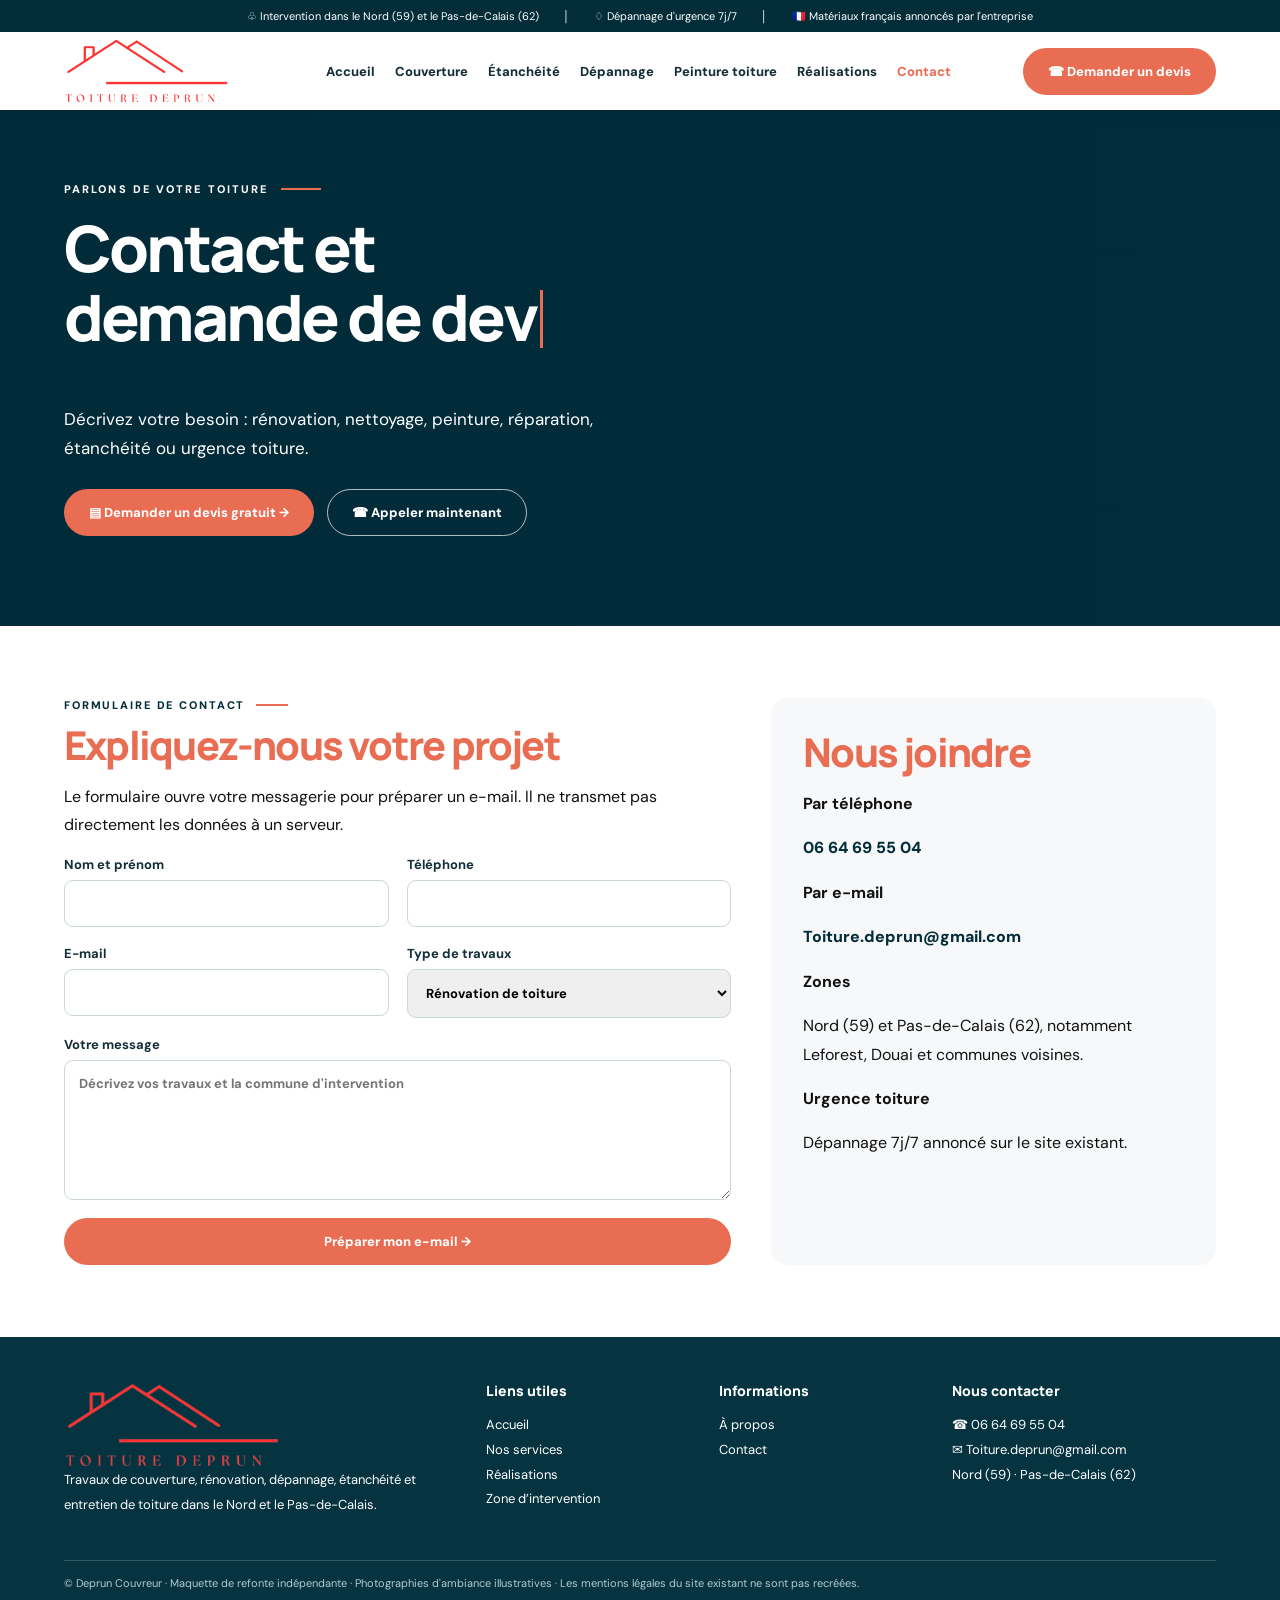
<file: contact.html>
<!DOCTYPE html>

<html lang="fr"><head><meta charset="utf-8"/><meta content="width=device-width,initial-scale=1" name="viewport"/><title>Contact et devis gratuit | Deprun Couvreur</title><meta content="Contactez Deprun Couvreur au 06 64 69 55 04 pour votre devis de couverture, réparation, peinture ou dépannage toiture." name="description"/><link href="assets/style.css" rel="stylesheet"/></head><body><div class="topbar"><div class="wrap"><span>♧ Intervention dans le Nord (59) et le Pas-de-Calais (62)</span><span>│</span><span>♢ Dépannage d'urgence 7j/7</span><span>│</span><span>🇫🇷 Matériaux français annoncés par l'entreprise</span></div></div><header class="site-header"><div class="wrap nav"><a aria-label="Entreprise Deprun Couvreur, accueil" class="brand" href="index.html"><img alt="Toiture Deprun" class="original-logo" src="assets/logo-toiture-deprun.png"/></a><button aria-expanded="false" aria-label="Ouvrir le menu" class="nav-toggle">☰</button><nav aria-label="Navigation principale" class="nav-links"><a class="" href="index.html">Accueil</a><a class="" href="couverture.html">Couverture</a><a class="" href="etancheite.html">Étanchéité</a><a class="" href="urgence.html">Dépannage</a><a class="" href="peinture-toiture.html">Peinture toiture</a><a class="" href="realisations.html">Réalisations</a><a class="active" href="contact.html">Contact</a></nav><a class="btn" href="contact.html">☎ Demander un devis</a></div></header><section class="hero hero-roof"><div class="hero-bg hero-bg--contact"></div><div class="wrap"><div class="hero-inner"><div class="eyebrow fade-up">Parlons de votre toiture</div><h1 class="fade-up">Contact et<br/>demande de devis</h1><p class="fade-up">Décrivez votre besoin : rénovation, nettoyage, peinture, réparation, étanchéité ou urgence toiture.</p><div class="hero-actions fade-up"><a class="btn" href="contact.html">▤ Demander un devis gratuit →</a><a class="btn btn-outline" href="tel:+33664695504">☎ Appeler maintenant</a></div></div></div></section><section class="section"><div class="wrap contact-layout"><div class="fade-up"><span class="kicker">Formulaire de contact</span><h2>Expliquez-nous votre projet</h2><p class="muted">Le formulaire ouvre votre messagerie pour préparer un e-mail. Il ne transmet pas directement les données à un serveur.</p><form class="form-grid" data-mail=""><label class="field">Nom et prénom<input autocomplete="name" name="Nom" required=""/></label><label class="field">Téléphone<input autocomplete="tel" name="Téléphone" type="tel"/></label><label class="field">E-mail<input autocomplete="email" name="E-mail" required="" type="email"/></label><label class="field">Type de travaux<select name="Prestation"><option>Rénovation de toiture</option><option>Réparation</option><option>Fuite / urgence</option><option>Étanchéité</option><option>Peinture / nettoyage</option><option>Autre demande</option></select></label><label class="field full">Votre message<textarea name="Message" placeholder="Décrivez vos travaux et la commune d'intervention" required=""></textarea></label><div class="field full"><button class="btn" type="submit">Préparer mon e-mail →</button></div></form></div><aside class="side-panel fade-up"><h2>Nous joindre</h2><p><strong>Par téléphone</strong></p><p><a href="tel:+33664695504">06 64 69 55 04</a></p><p><strong>Par e-mail</strong></p><p><a href="mailto:Toiture.deprun@gmail.com">Toiture.deprun@gmail.com</a></p><p><strong>Zones</strong></p><p>Nord (59) et Pas-de-Calais (62), notamment Leforest, Douai et communes voisines.</p><p><strong>Urgence toiture</strong></p><p>Dépannage 7j/7 annoncé sur le site existant.</p></aside></div></section><footer class="footer"><div class="wrap"><div class="footer-grid"><div><a aria-label="Entreprise Deprun Couvreur, accueil" class="brand" href="index.html"><img alt="Toiture Deprun" class="original-logo" src="assets/logo-toiture-deprun.png"/></a><p>Travaux de couverture, rénovation, dépannage, étanchéité et entretien de toiture dans le Nord et le Pas-de-Calais.</p></div><div><h3>Liens utiles</h3><a href="index.html">Accueil</a><a href="services.html">Nos services</a><a href="realisations.html">Réalisations</a><a href="zone-intervention.html">Zone d’intervention</a></div><div><h3>Informations</h3><a href="a-propos.html">À propos</a><a href="contact.html">Contact</a></div><div><h3>Nous contacter</h3><a href="tel:+33664695504">☎ 06 64 69 55 04</a><a href="mailto:Toiture.deprun@gmail.com">✉ Toiture.deprun@gmail.com</a><p>Nord (59) · Pas-de-Calais (62)</p></div></div><div class="footer-bottom">© Deprun Couvreur · Maquette de refonte indépendante · Photographies d'ambiance illustratives · Les mentions légales du site existant ne sont pas recréées.</div></div></footer><script defer="" src="assets/main.js"></script></body></html>
</file>
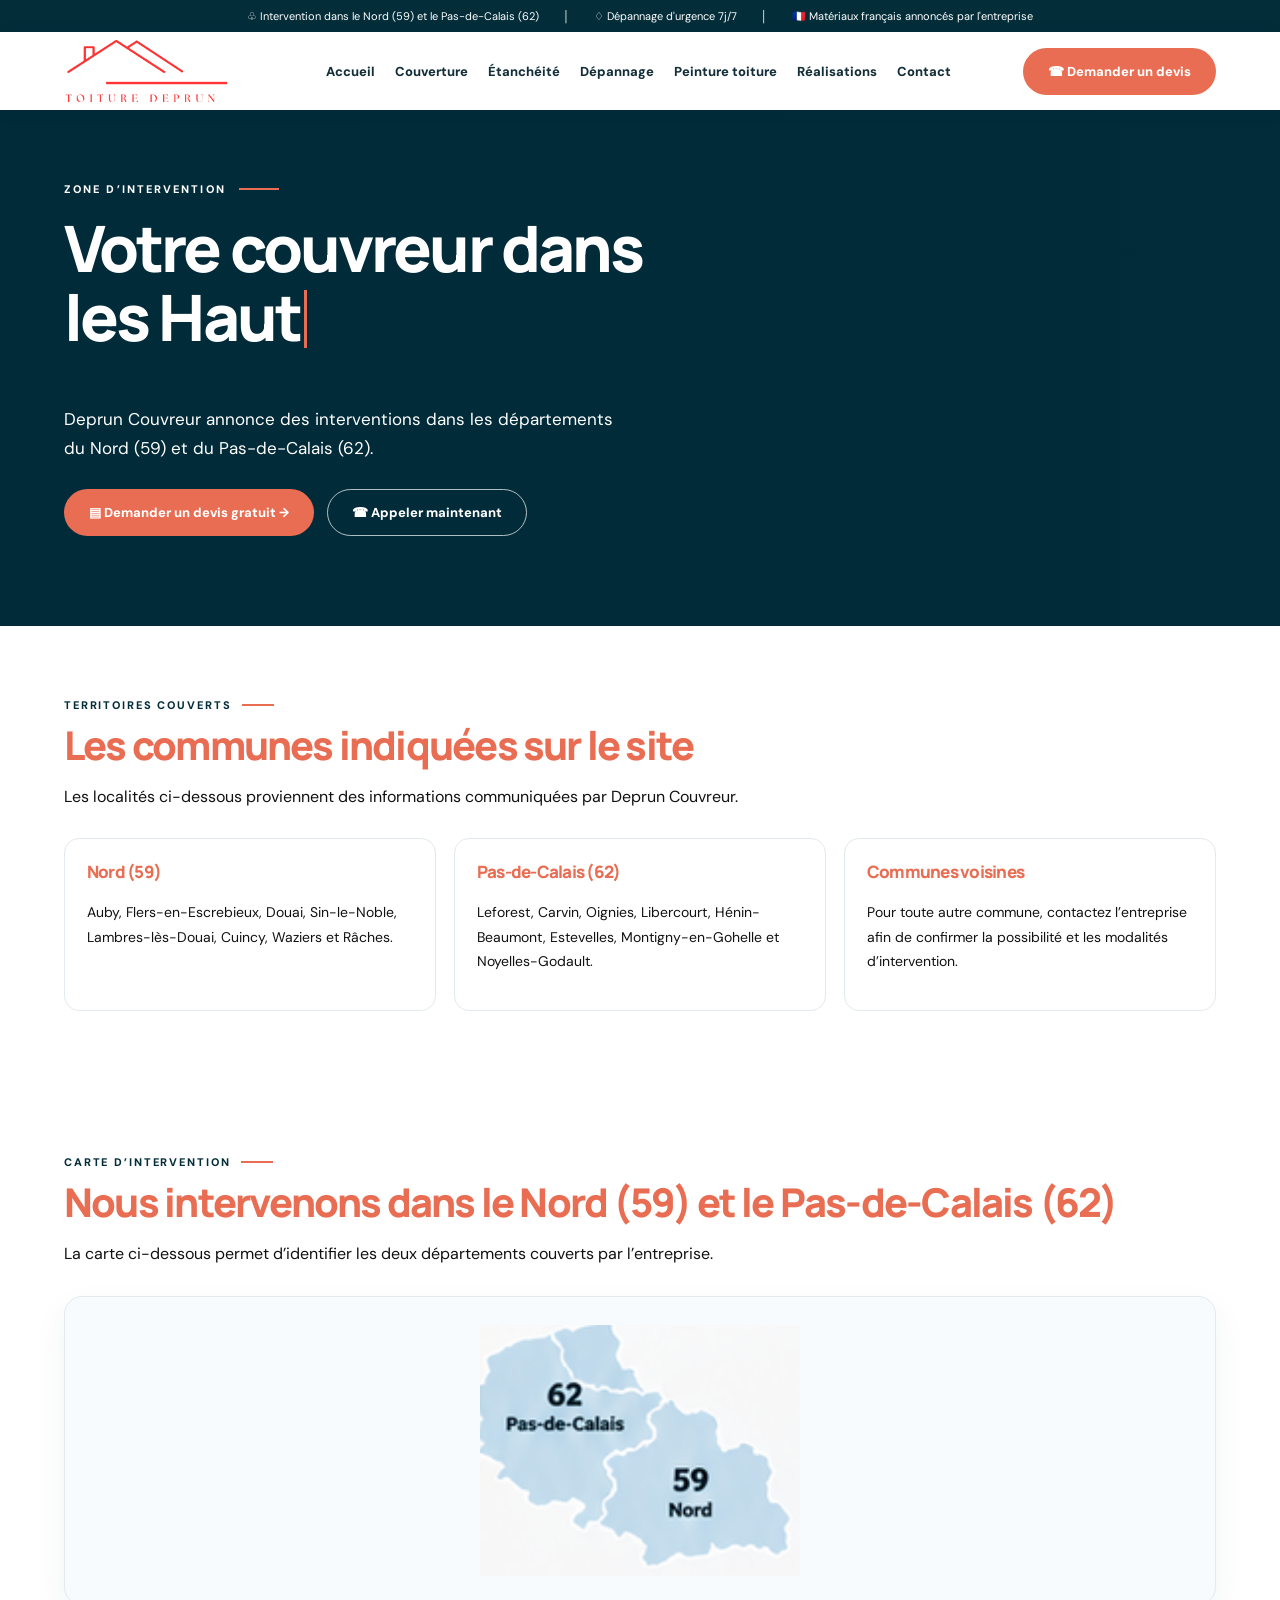
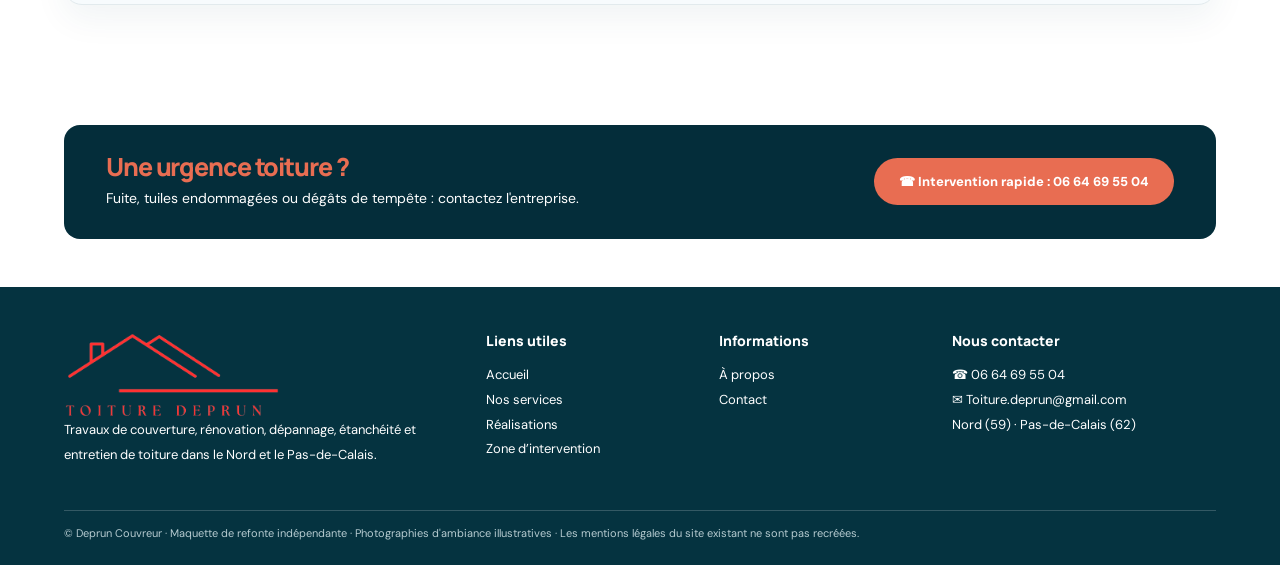
<file: zone-intervention.html>
<!DOCTYPE html>

<html lang="fr"><head><meta charset="utf-8"/><meta content="width=device-width,initial-scale=1" name="viewport"/><title>Zone d’intervention Nord et Pas-de-Calais | Deprun Couvreur</title><meta content="Deprun Couvreur intervient à Douai, Auby, Leforest, Carvin, Oignies, Libercourt et alentours dans le Nord et le Pas-de-Calais." name="description"/><link href="assets/style.css" rel="stylesheet"/></head><body><div class="topbar"><div class="wrap"><span>♧ Intervention dans le Nord (59) et le Pas-de-Calais (62)</span><span>│</span><span>♢ Dépannage d'urgence 7j/7</span><span>│</span><span>🇫🇷 Matériaux français annoncés par l'entreprise</span></div></div><header class="site-header"><div class="wrap nav"><a aria-label="Entreprise Deprun Couvreur, accueil" class="brand" href="index.html"><img alt="Toiture Deprun" class="original-logo" src="assets/logo-toiture-deprun.png"/></a><button aria-expanded="false" aria-label="Ouvrir le menu" class="nav-toggle">☰</button><nav aria-label="Navigation principale" class="nav-links"><a class="" href="index.html">Accueil</a><a class="" href="couverture.html">Couverture</a><a class="" href="etancheite.html">Étanchéité</a><a class="" href="urgence.html">Dépannage</a><a class="" href="peinture-toiture.html">Peinture toiture</a><a class="" href="realisations.html">Réalisations</a><a class="" href="contact.html">Contact</a></nav><a class="btn" href="contact.html">☎ Demander un devis</a></div></header><section class="hero hero-roof"><div class="hero-bg hero-bg--zone-intervention"></div><div class="wrap"><div class="hero-inner"><div class="eyebrow fade-up">Zone d’intervention</div><h1 class="fade-up">Votre couvreur dans<br/>les Hauts-de-France</h1><p class="fade-up">Deprun Couvreur annonce des interventions dans les départements du Nord (59) et du Pas-de-Calais (62).</p><div class="hero-actions fade-up"><a class="btn" href="contact.html">▤ Demander un devis gratuit →</a><a class="btn btn-outline" href="tel:+33664695504">☎ Appeler maintenant</a></div></div></div></section><section class="section"><div class="wrap"><div class="section-head fade-up"><div><span class="kicker">Territoires couverts</span><h2>Les communes indiquées sur le site</h2><p class="muted">Les localités ci-dessous proviennent des informations communiquées par Deprun Couvreur.</p></div></div><div class="mini-grid"><article class="mini"><h3>Nord (59)</h3><p>Auby, Flers-en-Escrebieux, Douai, Sin-le-Noble, Lambres-lès-Douai, Cuincy, Waziers et Râches.</p></article><article class="mini"><h3>Pas-de-Calais (62)</h3><p>Leforest, Carvin, Oignies, Libercourt, Hénin-Beaumont, Estevelles, Montigny-en-Gohelle et Noyelles-Godault.</p></article><article class="mini"><h3>Communes voisines</h3><p>Pour toute autre commune, contactez l’entreprise afin de confirmer la possibilité et les modalités d’intervention.</p></article></div></div></section><section class="section"><div class="wrap"><div class="section-head fade-up"><div><span class="kicker">Carte d’intervention</span><h2>Nous intervenons dans le Nord (59) et le Pas-de-Calais (62)</h2><p class="muted">La carte ci-dessous permet d’identifier les deux départements couverts par l’entreprise.</p></div></div><div class="zone-map-card fade-up"><img alt="Carte des départements du Nord 59 et du Pas-de-Calais 62" loading="lazy" src="assets/carte-nord-pas-de-calais.png"/></div></div></section><div class="wrap section-tight"><div class="emergency fade-up"><div><h2>Une urgence toiture ?</h2><p>Fuite, tuiles endommagées ou dégâts de tempête : contactez l'entreprise.</p></div><a class="btn" href="tel:+33664695504">☎ Intervention rapide : 06 64 69 55 04</a></div></div><footer class="footer"><div class="wrap"><div class="footer-grid"><div><a aria-label="Entreprise Deprun Couvreur, accueil" class="brand" href="index.html"><img alt="Toiture Deprun" class="original-logo" src="assets/logo-toiture-deprun.png"/></a><p>Travaux de couverture, rénovation, dépannage, étanchéité et entretien de toiture dans le Nord et le Pas-de-Calais.</p></div><div><h3>Liens utiles</h3><a href="index.html">Accueil</a><a href="services.html">Nos services</a><a href="realisations.html">Réalisations</a><a href="zone-intervention.html">Zone d’intervention</a></div><div><h3>Informations</h3><a href="a-propos.html">À propos</a><a href="contact.html">Contact</a></div><div><h3>Nous contacter</h3><a href="tel:+33664695504">☎ 06 64 69 55 04</a><a href="mailto:Toiture.deprun@gmail.com">✉ Toiture.deprun@gmail.com</a><p>Nord (59) · Pas-de-Calais (62)</p></div></div><div class="footer-bottom">© Deprun Couvreur · Maquette de refonte indépendante · Photographies d'ambiance illustratives · Les mentions légales du site existant ne sont pas recréées.</div></div></footer><script defer="" src="assets/main.js"></script></body></html>
</file>
<file: assets/style.css>
@import url('https://fonts.googleapis.com/css2?family=DM+Sans:wght@400;500;600;700;800&family=Manrope:wght@400;500;600;700;800&display=swap');
:root{--navy:#063b4b;--deep:#042d3a;--orange:#e86d52;--ink:#142e39;--muted:#52636c;--light:#f6f8f9;--line:#e2eaed;--wrap:min(1240px,90vw)}*{box-sizing:border-box}html{scroll-behavior:smooth}body{margin:0;background:white;font-family:'DM Sans',Arial,sans-serif;color:var(--ink)}a{text-decoration:none;color:inherit}img{display:block;width:100%;height:100%;object-fit:cover}button{font:inherit;cursor:pointer}h1,h2,h3,p{margin-top:0}h1,h2,h3{letter-spacing:-.045em}h1{font:800 clamp(39px,5vw,69px)/1.08 'Manrope',sans-serif}h2{font:800 clamp(28px,3.1vw,42px)/1.13 'Manrope',sans-serif}h3{font:800 19px/1.26 'Manrope',sans-serif}p{line-height:1.78} .wrap{width:var(--wrap);margin:auto}.topbar{background:var(--deep);color:white;font-size:11px}.topbar .wrap{display:flex;justify-content:center;gap:24px;padding:9px 0;flex-wrap:wrap}.topbar span{white-space:nowrap}.site-header{background:#fff;position:sticky;top:0;z-index:50;box-shadow:0 3px 16px #062e3a12}.nav{min-height:78px;display:flex;align-items:center;justify-content:space-between;gap:20px}.brand{display:flex;align-items:center;gap:10px;flex:0 0 auto}.brand-mark{width:51px;height:39px}.brand-mark path{stroke:var(--orange);stroke-width:3.4;stroke-linejoin:round;stroke-linecap:round;fill:none}.brand strong{display:block;font-size:19px;line-height:1.04;color:var(--deep);letter-spacing:-.04em}.brand small{display:block;font-size:9px;font-weight:800;letter-spacing:.1em;color:var(--muted);margin-top:4px}.nav-links{display:flex;align-items:center;gap:20px}.nav-links a{font-size:13px;font-weight:800;transition:color .2s}.nav-links a:hover,.nav-links a.active{color:var(--orange)}.btn{border-radius:100px;padding:14px 24px;border:1px solid transparent;background:var(--orange);color:white;font-size:13px;font-weight:800;display:inline-flex;gap:10px;align-items:center;justify-content:center;transition:transform .25s,background .25s,box-shadow .25s}.btn:hover{transform:translateY(-3px);box-shadow:0 12px 25px #e86d5240}.btn-outline{background:transparent;border-color:#ffffffb0}.btn-dark{background:var(--deep)}.nav-toggle{display:none;border:0;background:var(--light);color:var(--deep);font-size:27px;border-radius:10px;padding:5px 12px}.hero{position:relative;min-height:500px;background:var(--deep);color:white;overflow:hidden;display:flex;align-items:center}.hero-bg{position:absolute;inset:0;background-image:linear-gradient(90deg,rgba(1,43,57,.96) 0%,rgba(1,43,57,.79) 43%,rgba(1,43,57,.18) 100%),url('https://images.pexels.com/photos/40496801/pexels-photo-40496801.jpeg?auto=compress&cs=tinysrgb&w=1100');background-position:center;background-size:cover;animation:heroZoom 15s ease-in-out infinite alternate}.hero-roof{background-image:linear-gradient(90deg,rgba(1,43,57,.97),rgba(1,43,57,.5)),url('https://images.pexels.com/photos/40496805/pexels-photo-40496805.jpeg?auto=compress&cs=tinysrgb&w=1100')}.hero>.wrap{position:relative;z-index:1;padding:72px 0 90px}.hero-inner{max-width:690px}.eyebrow{display:flex;gap:13px;align-items:center;letter-spacing:.19em;font-size:11px;font-weight:800;text-transform:uppercase;margin-bottom:17px}.eyebrow:after{content:'';width:40px;height:2px;background:var(--orange)}.hero p{max-width:550px;line-height:1.7;font-size:17px;color:#f0f6f7}.hero-actions{display:flex;gap:13px;flex-wrap:wrap;margin-top:26px}@keyframes heroZoom{from{transform:scale(1)}to{transform:scale(1.13)}}.trust{position:relative;margin-top:-29px;z-index:3}.trust-box{background:#fff;box-shadow:0 12px 30px #063b4b1c;border:1px solid var(--line);border-radius:15px;display:grid;grid-template-columns:repeat(4,1fr);overflow:hidden}.trust-item{display:flex;align-items:center;gap:14px;padding:22px 21px;border-right:1px solid var(--line)}.trust-item:last-child{border-right:0}.trust-item span{font-size:30px;color:var(--orange)}.trust-item b{font-size:13px;line-height:1.4}.section{padding:72px 0}.section-tight{padding:48px 0}.section-head{display:flex;align-items:end;justify-content:space-between;gap:30px;margin-bottom:27px}.section-head p{margin:8px 0 0}.kicker{font-size:11px;font-weight:800;letter-spacing:.17em;text-transform:uppercase;color:var(--deep);display:flex;align-items:center;gap:11px;margin-bottom:11px}.kicker:after{content:'';width:32px;height:2px;background:var(--orange)}.section h2{margin-bottom:15px}.muted{color:var(--muted)}.service-grid{display:grid;grid-template-columns:repeat(3,minmax(0,1fr));gap:20px}.service-card{background:white;border-radius:13px;overflow:hidden;box-shadow:0 8px 25px #092e3a12;border:1px solid var(--line);display:grid;grid-template-columns:43% 57%;min-height:192px;transition:transform .3s,box-shadow .3s}.service-card:hover,.project-card:hover{transform:translateY(-6px);box-shadow:0 15px 38px #063b4b2b}.service-card img{min-height:190px}.service-body{padding:19px 18px;display:flex;flex-direction:column;align-items:start}.service-body .glyph{color:var(--orange);font-size:25px}.service-body h3{font-size:16px;margin:5px 0 8px}.service-body p{font-size:12px;line-height:1.55;color:var(--muted);margin:0 0 10px}.arrow{align-self:end;margin-top:auto;color:var(--orange);font-size:23px}.area{display:grid;grid-template-columns:38% 1fr 190px;min-height:225px;background:#f0f7fa;align-items:center;overflow:hidden}.area-photo{height:100%;background:linear-gradient(30deg,#06475a99,#82cde233),url('https://images.pexels.com/photos/35143428/pexels-photo-35143428.jpeg?auto=compress&cs=tinysrgb&w=1100') center/cover}.area-copy{padding:38px 45px}.area h2{font-size:clamp(24px,2.5vw,35px)}.dept{display:flex;align-items:center;justify-content:center;padding:20px 24px}.dept img{display:block;max-width:100%;width:170px;height:auto;filter:drop-shadow(0 12px 24px rgba(7,68,91,.08))}.projects{display:grid;grid-template-columns:repeat(4,1fr);gap:17px}.project-card{position:relative;height:228px;border-radius:13px;overflow:hidden;background:#dce5e8;transition:transform .3s,box-shadow .3s}.project-card img{transition:transform .5s}.project-card:hover img{transform:scale(1.08)}.project-label{position:absolute;bottom:13px;left:13px;background:white;border-radius:20px;padding:9px 12px;font-size:12px;font-weight:800}.feature-row{display:grid;grid-template-columns:repeat(3,1fr);gap:18px}.feature{background:var(--light);border:1px solid var(--line);padding:23px;display:flex;gap:18px;align-items:start;border-radius:13px}.feature .glyph{font-size:33px;color:var(--orange)}.feature strong{display:block;font-size:14px}.feature p{font-size:12px;line-height:1.5;margin:6px 0 0}.emergency{background:var(--deep);color:white;border-radius:16px;display:flex;align-items:center;justify-content:space-between;padding:28px 42px;gap:23px}.emergency h2{font-size:25px;margin:0 0 5px}.emergency p{margin:0;color:#d0e1e5;font-size:14px}.split{display:grid;grid-template-columns:44% 56%;min-height:320px;background:#f1f8f9;overflow:hidden}.split-photo{background:url('https://images.pexels.com/photos/36198199/pexels-photo-36198199.jpeg?auto=compress&cs=tinysrgb&w=1100') center/cover}.split-copy{padding:58px 10%}.split-copy h2{max-width:600px}.footer{background:#053340;color:#e0ebed;padding:45px 0 25px}.footer-grid{display:grid;grid-template-columns:2fr 1fr 1fr 1.4fr;gap:45px}.footer h3{font-size:14px;letter-spacing:0;color:#fff}.footer a,.footer p{font-size:13px;line-height:1.9;color:#dfedef;display:block}.footer a:hover{color:#ffa18a}.footer .brand strong,.footer .brand small{color:white}.footer-bottom{border-top:1px solid #ffffff30;margin-top:30px;padding-top:15px;font-size:11px;color:#b6cbd0}.content-grid{display:grid;grid-template-columns:1fr 1fr;gap:50px;align-items:center}.content-grid img{border-radius:17px;max-height:430px;object-fit:cover}.content-grid p{color:var(--muted)}.checklist{padding:0;list-style:none}.checklist li{position:relative;padding:8px 0 8px 30px;line-height:1.55}.checklist li:before{content:'✓';position:absolute;left:0;top:7px;font-weight:800;color:var(--orange)}.mini-grid{display:grid;grid-template-columns:repeat(3,1fr);gap:18px}.mini{border:1px solid var(--line);padding:22px;border-radius:15px;background:#fff}.mini h3{font-size:17px}.mini p{font-size:14px;color:var(--muted)}.note{border-left:4px solid var(--orange);background:#fff9f6;padding:18px 24px;font-size:14px}.form-grid{display:grid;grid-template-columns:1fr 1fr;gap:18px}.contact-layout{display:grid;grid-template-columns:1.2fr .8fr;gap:40px}.field{display:flex;flex-direction:column;gap:7px;font-weight:700;font-size:13px}.field input,.field textarea,.field select{width:100%;padding:14px;border:1px solid #c8d6da;border-radius:9px;font:inherit;outline-color:var(--orange)}.field.full{grid-column:span 2}.field textarea{min-height:140px}.side-panel{background:var(--light);padding:32px;border-radius:16px}.side-panel a{color:var(--deep);font-weight:800}.banner-cta{padding:45px;background:var(--light);border-radius:18px;display:flex;justify-content:space-between;align-items:center;gap:25px}.fade-up{opacity:1;transform:none}body.js-ready .fade-up{opacity:0;transform:translateY(24px);transition:opacity .7s ease,transform .7s ease}body.js-ready .fade-up.is-visible{opacity:1;transform:none}@media(max-width:1100px){.nav-links{gap:11px}.nav-links a{font-size:12px}.nav>.btn{display:none}.service-grid{grid-template-columns:repeat(2,1fr)}.projects{grid-template-columns:repeat(2,1fr)}.area{grid-template-columns:32% 1fr 125px}}@media(max-width:760px){.topbar .wrap{gap:8px;font-size:9px}.topbar span:nth-child(n+2){display:none}.nav{min-height:72px}.nav-toggle{display:block}.nav-links{display:none;position:absolute;top:100%;left:0;right:0;padding:20px 5vw;background:#fff;box-shadow:0 12px 18px #0002;flex-direction:column;align-items:stretch}.nav-links.open{display:flex}.nav-links a{font-size:15px;padding:7px}.hero{min-height:445px}.hero>.wrap{padding:65px 0 80px}.hero p{font-size:15px}.trust-box{grid-template-columns:repeat(2,1fr)}.trust-item{padding:14px 11px}.trust-item b{font-size:11px}.trust-item span{font-size:23px}.section{padding:51px 0}.section-head{display:block}.section-head>.btn{margin-top:18px}.service-grid,.feature-row,.mini-grid,.content-grid,.contact-layout{grid-template-columns:1fr}.service-card{min-height:180px}.projects{grid-template-columns:repeat(2,1fr);gap:10px}.project-card{height:180px}.area{grid-template-columns:1fr}.area-photo{min-height:165px}.area-copy{padding:29px 5vw}.dept{padding:0 5vw 24px}.emergency{padding:25px;flex-direction:column;align-items:flex-start}.split{grid-template-columns:1fr}.split-photo{height:240px}.split-copy{padding:36px 5vw}.footer-grid{grid-template-columns:1fr 1fr;gap:25px}.banner-cta{flex-direction:column;align-items:start;padding:25px}.form-grid{grid-template-columns:1fr}.field.full{grid-column:auto}}@media(max-width:420px){.projects{grid-template-columns:1fr}.project-card{height:220px}.footer-grid{grid-template-columns:1fr}}@media(prefers-reduced-motion:reduce){*,*:before,*:after{animation:none!important;transition:none!important}body.js-ready .fade-up{opacity:1;transform:none}}

.zone-map-card{display:flex;justify-content:center;align-items:center;background:#f7fbfd;border:1px solid var(--line);border-radius:18px;padding:28px;box-shadow:0 14px 34px rgba(6,71,90,.06)}.zone-map-card img{display:block;max-width:100%;width:min(320px,100%);height:auto}
@media (max-width:900px){.area{grid-template-columns:1fr}.dept{padding:0 28px 28px}.zone-map-card{padding:22px}}
/* Deprun : galerie photographique réelle et menu métiers */
.deprun-authentic-gallery{display:grid;grid-template-columns:repeat(5,minmax(0,1fr));gap:13px}
.deprun-authentic-gallery .project-card{margin:0;height:240px;min-width:0}
.deprun-authentic-gallery .project-card img{width:100%;height:100%;object-fit:cover;display:block}
.deprun-authentic-gallery .project-label{font-size:11px;line-height:1.25;max-width:calc(100% - 24px)}
.gallery-warning{font-size:13px;margin:20px 0 0;color:#58636a}
@media(max-width:1100px){.deprun-authentic-gallery{grid-template-columns:repeat(3,minmax(0,1fr))}}
@media(max-width:700px){.deprun-authentic-gallery{grid-template-columns:repeat(2,minmax(0,1fr))}}
@media(max-width:420px){.deprun-authentic-gallery{grid-template-columns:1fr}}

/* Pages autonomes Couverture et Étanchéité */
.deprun-detail-tint{background:#f3f8fa}.deprun-detail-grid{display:grid;grid-template-columns:repeat(4,minmax(0,1fr));gap:16px}.deprun-detail-grid .mini{border:1px solid #dbe9ed;background:#fff;border-radius:16px;padding:25px;box-shadow:0 8px 24px rgba(7,48,63,.05)}.deprun-detail-grid .mini .kicker{color:#e86d52}.deprun-detail-grid .mini h3{margin:12px 0 8px}.deprun-detail-grid .mini p{line-height:1.7}.deprun-detail-reverse img{order:0}.deprun-detail-reverse>div{order:1}@media(max-width:1050px){.deprun-detail-grid{grid-template-columns:repeat(2,minmax(0,1fr))}}@media(max-width:650px){.deprun-detail-grid{grid-template-columns:1fr}.deprun-detail-grid .mini{padding:20px}}

/* TOITURE DEPRUN : logo original recadré, titres corail et lisibilité */
.brand{display:inline-flex;align-items:center;flex:0 0 auto;line-height:0}
.brand .original-logo{display:block;width:190px;height:auto;max-height:66px;object-fit:contain;object-position:left center}
.footer .brand .original-logo{width:216px;max-height:90px}
.section h2,.section h3,.content-grid h2,.mini h3,.split-copy h2,.area-copy h2,.section-head h2,.emergency h2,.service-body h3,.feature strong,.zone-map-card h2{color:var(--orange)}
.hero h1,.hero h2,.hero h3{color:#fff}
@media(max-width:1150px){.brand .original-logo{width:158px}}
@media(max-width:760px){.brand .original-logo{width:142px;max-height:58px}.footer .brand .original-logo{width:190px}}

/* Icônes de prestations homogènes : pictogrammes vectoriels orange */
.service-card .glyph{display:inline-flex;align-items:center;justify-content:center;width:30px;height:30px;color:var(--orange);font-size:0;flex-shrink:0}
.service-card .glyph svg{display:block;width:25px;height:25px;stroke:currentColor;fill:none}

/* Pictogrammes harmonisés de la barre de confiance */
.trust-item .trust-icon{display:inline-flex;flex:0 0 46px;width:46px;height:46px;align-items:center;justify-content:center;border:1px solid rgba(232,95,69,.2);border-radius:13px;background:#fff5f1;color:var(--orange);transition:background .25s ease,transform .25s ease,border-color .25s ease}
.trust-item .trust-icon svg{display:block;width:25px;height:25px;fill:none;stroke:currentColor;stroke-width:1.8;stroke-linecap:round;stroke-linejoin:round}
.trust-item:hover .trust-icon{transform:translateY(-2px);background:#ffede5;border-color:rgba(232,95,69,.4)}
@media(max-width:600px){.trust-item .trust-icon{flex-basis:40px;width:40px;height:40px;border-radius:11px}.trust-item .trust-icon svg{width:23px;height:23px}}
@media(prefers-reduced-motion:reduce){.trust-item .trust-icon{transition:none}.trust-item:hover .trust-icon{transform:none}}

/* Réduire uniquement le vide au-dessus du bandeau urgence sur l’accueil */
.section:has(.projects){padding-bottom:24px}
.home-emergency-wrap{padding-top:12px}
@media(max-width:767px){.section:has(.projects){padding-bottom:18px}.home-emergency-wrap{padding-top:10px}}


/* Textes courants noirs hors bannières, sans changer la couleur orange des titres. */
.section p,.section-tight p,.split-copy p,.area-copy p,.content-grid p,.mini p,.service-body p,.feature p,.deprun-detail-grid p,.project-card p{color:#111!important}
.hero p,.hero .eyebrow,.hero h1,.hero h2,.hero h3{color:#fff!important}
.footer p,.footer a,.footer h3,.topbar,.emergency p{color:#fff!important}
/* Typing : réserve la hauteur, évite les décalages et conserve les retours à la ligne. */
.hero h1.typing-active{white-space:normal}
.hero h1.typing-active .typing-output{white-space:pre-line}
.hero h1 .typing-caret{display:inline-block;width:3px;height:.9em;vertical-align:-.1em;margin-left:4px;background:var(--orange);animation:typingBlink .75s steps(1) infinite}
.hero h1.typing-finished .typing-caret{animation:typingBlink 1.2s steps(1) infinite}
.typing-measure{position:absolute;visibility:hidden;pointer-events:none}
@keyframes typingBlink{50%{opacity:0}}
@media(prefers-reduced-motion:reduce){.hero h1 .typing-caret{display:none}}

/* Réalisations sur l’accueil : cartes sans reprise des photographies présentes sur la page galerie. */
.project-card--no-photo{display:flex;flex-direction:column;justify-content:center;align-items:flex-start;gap:15px;padding:26px;background:linear-gradient(125deg,#f0f6f8,#fff);border:1px solid #dce6eb;min-height:190px}.project-card--no-photo .project-label{position:static;display:block;padding:0;border-radius:0;background:none;font-size:15px;color:#092f3d}.project-card--no-photo .project-icon{color:#ed6b54;font-size:31px;line-height:1}.project-card--no-photo .project-view{font-size:13px;font-weight:700;color:#e66c53;text-decoration:none}

/* Headers : un visuel distinct pour chacune des 10 pages. */
.hero-bg.hero-bg--index{background-image:linear-gradient(90deg,rgba(1,43,57,.95) 0%,rgba(1,43,57,.75) 43%,rgba(1,43,57,.2) 100%),url("https://static.wixstatic.com/media/0bc239_71507988d45b4f5598dc0a9d90a5f540~mv2.jpeg/v1/fill/w_1024%2Ch_768%2Cal_c%2Cq_85/couvreur-bouches-du-rhone-13%20%281%29.jpeg");}
.hero-bg.hero-bg--couverture{background-image:linear-gradient(90deg,rgba(1,43,57,.95) 0%,rgba(1,43,57,.75) 43%,rgba(1,43,57,.2) 100%),url("https://intervention-couvreur-melle.fr/img/refection-toiture-melle-79.webp");}
.hero-bg.hero-bg--etancheite{background-image:linear-gradient(90deg,rgba(1,43,57,.95) 0%,rgba(1,43,57,.75) 43%,rgba(1,43,57,.2) 100%),url("https://hurak-training-uploads.s3.eu-west-2.amazonaws.com/uploads/provider-files/srp/course-files/level-2-nvq-diploma-in-waterproof-membrane-roofing-systems/promotional/68270d2024428_level-2-nvq-waterproof-membrane-roofing-systems-hurak.webp");}
.hero-bg.hero-bg--urgence{background-image:linear-gradient(90deg,rgba(1,43,57,.95) 0%,rgba(1,43,57,.75) 43%,rgba(1,43,57,.2) 100%),url("https://www.loubet-couverture.fr/images/photo/370727/ai_69cbb5ce52c40.png");}
.hero-bg.hero-bg--peinture-toiture{background-image:linear-gradient(90deg,rgba(1,43,57,.95) 0%,rgba(1,43,57,.75) 43%,rgba(1,43,57,.2) 100%),url("https://dachreinigung-blitz.de/dachreinigung-von-ziegeldach.978c3d64.jpg");}
.hero-bg.hero-bg--services{background-image:linear-gradient(90deg,rgba(1,43,57,.95) 0%,rgba(1,43,57,.75) 43%,rgba(1,43,57,.2) 100%),url("https://smitsdakkundigonderhoud.nl/wp-content/uploads/2025/08/pannendak-vervangen-768x768.jpg");}
.hero-bg.hero-bg--realisations{background-image:linear-gradient(90deg,rgba(1,43,57,.95) 0%,rgba(1,43,57,.75) 43%,rgba(1,43,57,.2) 100%),url("https://tapio-bois.fr/app/uploads/2024/05/maison-neuve-charpente-fermette-bourgoin-jallieu-3.jpg");}
.hero-bg.hero-bg--a-propos{background-image:linear-gradient(90deg,rgba(1,43,57,.95) 0%,rgba(1,43,57,.75) 43%,rgba(1,43,57,.2) 100%),url("https://wio.blob.core.windows.net/gallery/charente-interim/ribbon/f6ceed49-8e28-48b9-9aa9-e86dab314dd1/zingueur.png");}
.hero-bg.hero-bg--contact{background-image:linear-gradient(90deg,rgba(1,43,57,.95) 0%,rgba(1,43,57,.75) 43%,rgba(1,43,57,.2) 100%),url("https://images.unsplash.com/photo-1635424710928-0544e8512eae?w=1400&q=85");}
.hero-bg.hero-bg--zone-intervention{background-image:linear-gradient(90deg,rgba(1,43,57,.95) 0%,rgba(1,43,57,.75) 43%,rgba(1,43,57,.2) 100%),url("https://images.unsplash.com/photo-1473448912268-2022ce9509d8?w=1400&q=85");}

/* La photographie se déplace sans modifier la lisibilité du texte. */
</file>
